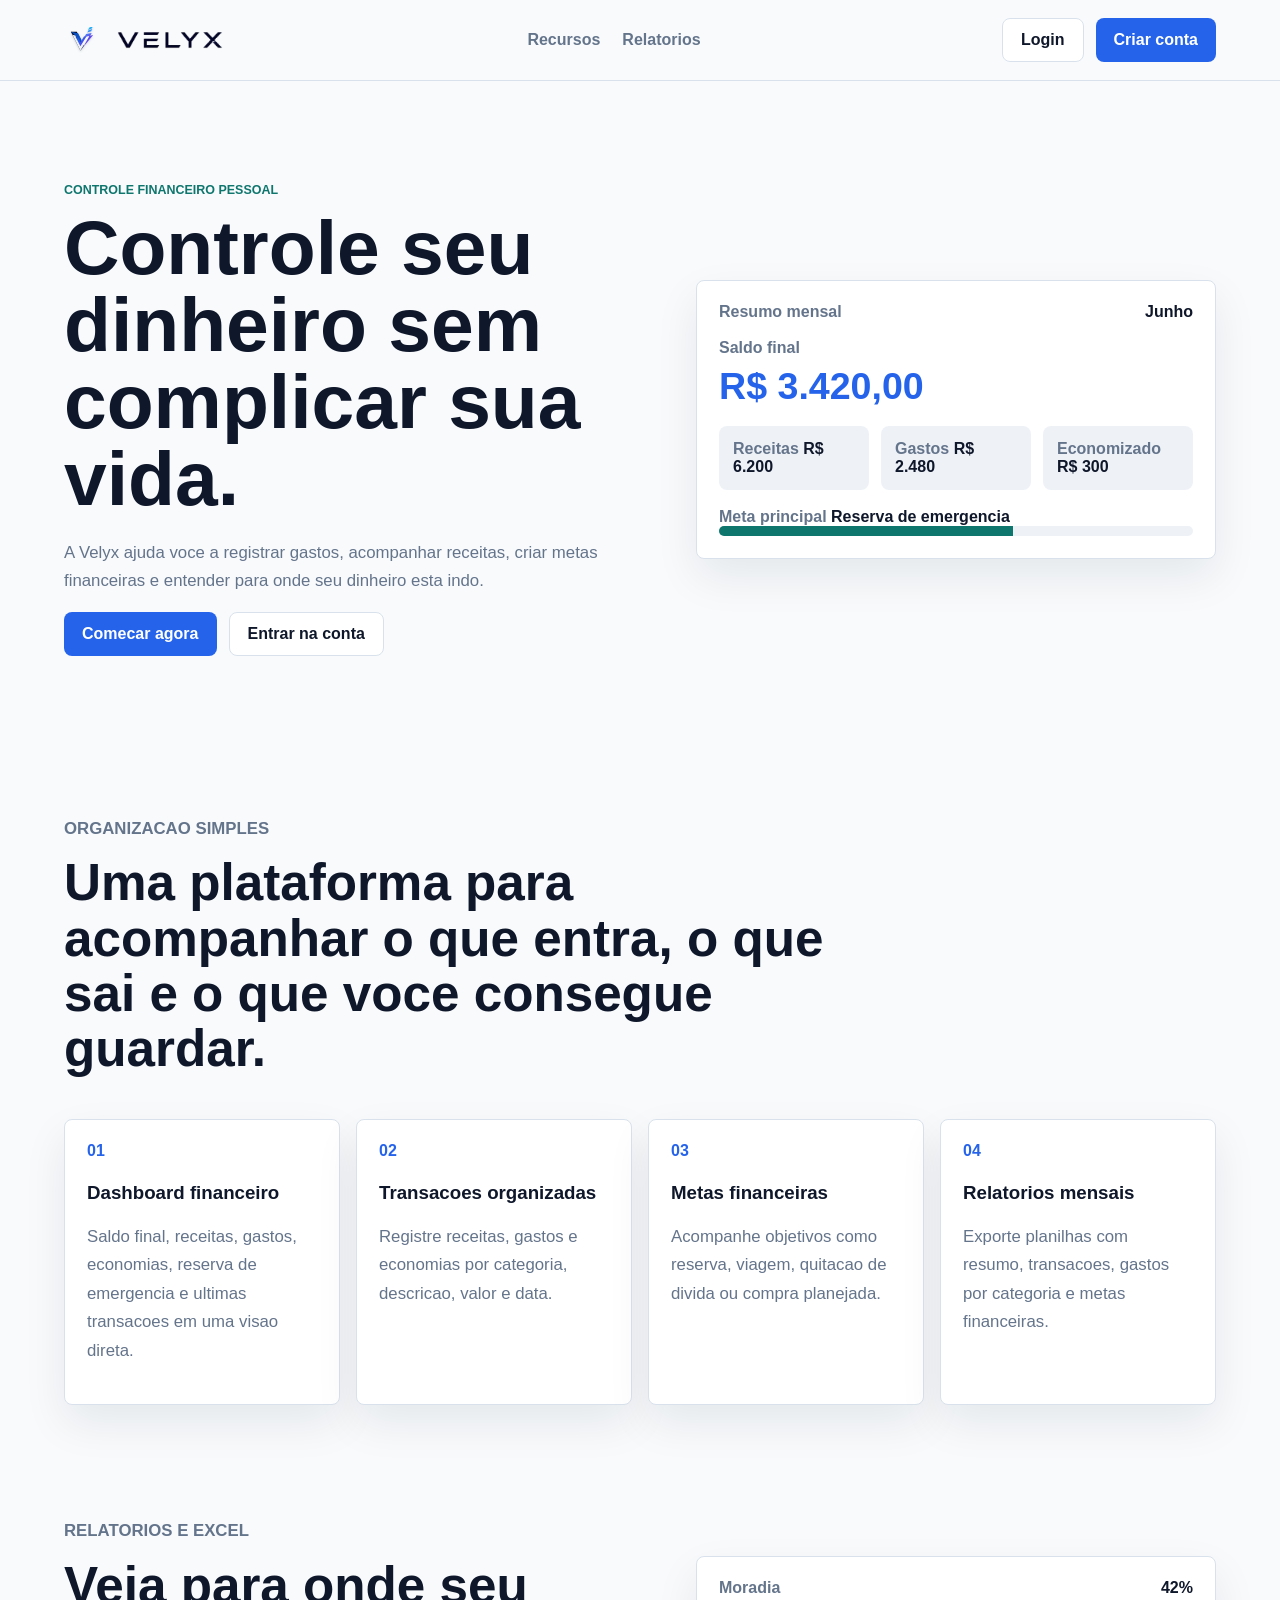
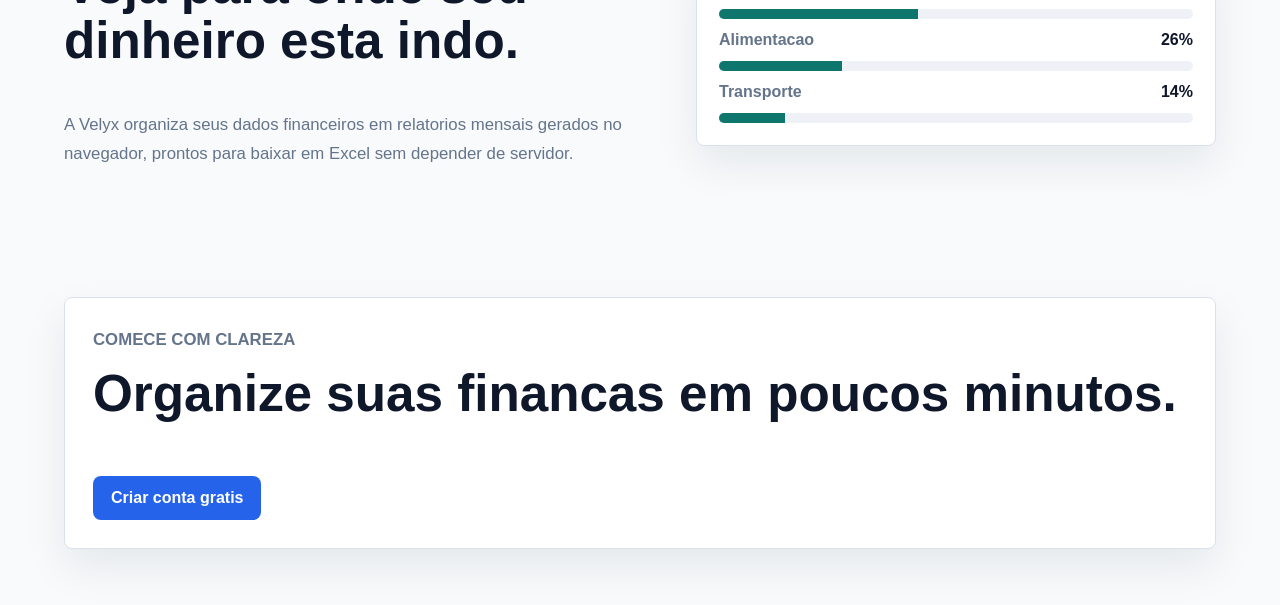
<file: index.html>
<!DOCTYPE html>
<html lang="pt-BR">
<head>
  <meta charset="UTF-8">
  <meta name="viewport" content="width=device-width, initial-scale=1.0">
  <title>Velyx | Controle financeiro pessoal</title>
  <meta name="description" content="Controle receitas, gastos, economias, metas financeiras e relatorios mensais com a Velyx.">
  <link rel="icon" href="assets/brand/velyx-icon.svg" type="image/svg+xml">
  <link rel="stylesheet" href="styles/styles.css">
</head>
<body>
  <header class="site-header">
    <a class="brand" href="#top" aria-label="Velyx">
      <img class="brand-icon" src="assets/brand/velyx-icon.svg" alt="" aria-hidden="true">
      <img class="brand-wordmark" src="assets/brand/velyx-wordmark.png" alt="" aria-hidden="true">
      <span class="sr-only">Velyx</span>
    </a>
    <nav class="main-nav" aria-label="Navegacao principal">
      <a href="#recursos">Recursos</a>
      <a href="#relatorios">Relatorios</a>
    </nav>
    <div class="header-actions">
      <a class="button button-secondary" href="login.html">Login</a>
      <a class="button button-primary" href="cadastro.html">Criar conta</a>
    </div>
  </header>

  <main id="top">
    <section class="hero">
      <div class="hero-content">
        <p class="eyebrow">Controle financeiro pessoal</p>
        <h1>Controle seu dinheiro sem complicar sua vida.</h1>
        <p class="hero-description">
          A Velyx ajuda voce a registrar gastos, acompanhar receitas, criar metas financeiras e entender para onde seu dinheiro esta indo.
        </p>
        <div class="hero-actions">
          <a class="button button-primary" href="cadastro.html">Comecar agora</a>
          <a class="button button-secondary" href="login.html">Entrar na conta</a>
        </div>
      </div>

      <aside class="finance-preview" aria-label="Previa do dashboard financeiro">
        <div class="preview-top">
          <span>Resumo mensal</span>
          <strong>Junho</strong>
        </div>
        <div class="preview-balance">
          <span>Saldo final</span>
          <strong>R$ 3.420,00</strong>
        </div>
        <div class="preview-grid">
          <article>
            <span>Receitas</span>
            <strong>R$ 6.200</strong>
          </article>
          <article>
            <span>Gastos</span>
            <strong>R$ 2.480</strong>
          </article>
          <article>
            <span>Economizado</span>
            <strong>R$ 300</strong>
          </article>
        </div>
        <div class="preview-goal">
          <div>
            <span>Meta principal</span>
            <strong>Reserva de emergencia</strong>
          </div>
          <div class="progress-track"><span style="width: 62%"></span></div>
        </div>
      </aside>
    </section>

    <section class="section" id="recursos">
      <div class="section-heading">
        <p class="eyebrow">Organizacao simples</p>
        <h2>Uma plataforma para acompanhar o que entra, o que sai e o que voce consegue guardar.</h2>
      </div>
      <div class="feature-grid">
        <article>
          <span>01</span>
          <h3>Dashboard financeiro</h3>
          <p>Saldo final, receitas, gastos, economias, reserva de emergencia e ultimas transacoes em uma visao direta.</p>
        </article>
        <article>
          <span>02</span>
          <h3>Transacoes organizadas</h3>
          <p>Registre receitas, gastos e economias por categoria, descricao, valor e data.</p>
        </article>
        <article>
          <span>03</span>
          <h3>Metas financeiras</h3>
          <p>Acompanhe objetivos como reserva, viagem, quitacao de divida ou compra planejada.</p>
        </article>
        <article>
          <span>04</span>
          <h3>Relatorios mensais</h3>
          <p>Exporte planilhas com resumo, transacoes, gastos por categoria e metas financeiras.</p>
        </article>
      </div>
    </section>

    <section class="section split-section" id="relatorios">
      <div>
        <p class="eyebrow">Relatorios e Excel</p>
        <h2>Veja para onde seu dinheiro esta indo.</h2>
        <p>
          A Velyx organiza seus dados financeiros em relatorios mensais gerados no navegador, prontos para baixar em Excel sem depender de servidor.
        </p>
      </div>
      <div class="report-card">
        <div class="bar-row"><span>Moradia</span><strong>42%</strong></div>
        <div class="bar"><span style="width: 42%"></span></div>
        <div class="bar-row"><span>Alimentacao</span><strong>26%</strong></div>
        <div class="bar"><span style="width: 26%"></span></div>
        <div class="bar-row"><span>Transporte</span><strong>14%</strong></div>
        <div class="bar"><span style="width: 14%"></span></div>
      </div>
    </section>

    <section class="final-cta">
      <div>
        <p class="eyebrow">Comece com clareza</p>
        <h2>Organize suas financas em poucos minutos.</h2>
      </div>
      <a class="button button-primary" href="cadastro.html">Criar conta gratis</a>
    </section>
  </main>

  <script src="scripts/script.js"></script>
</body>
</html>
</file>
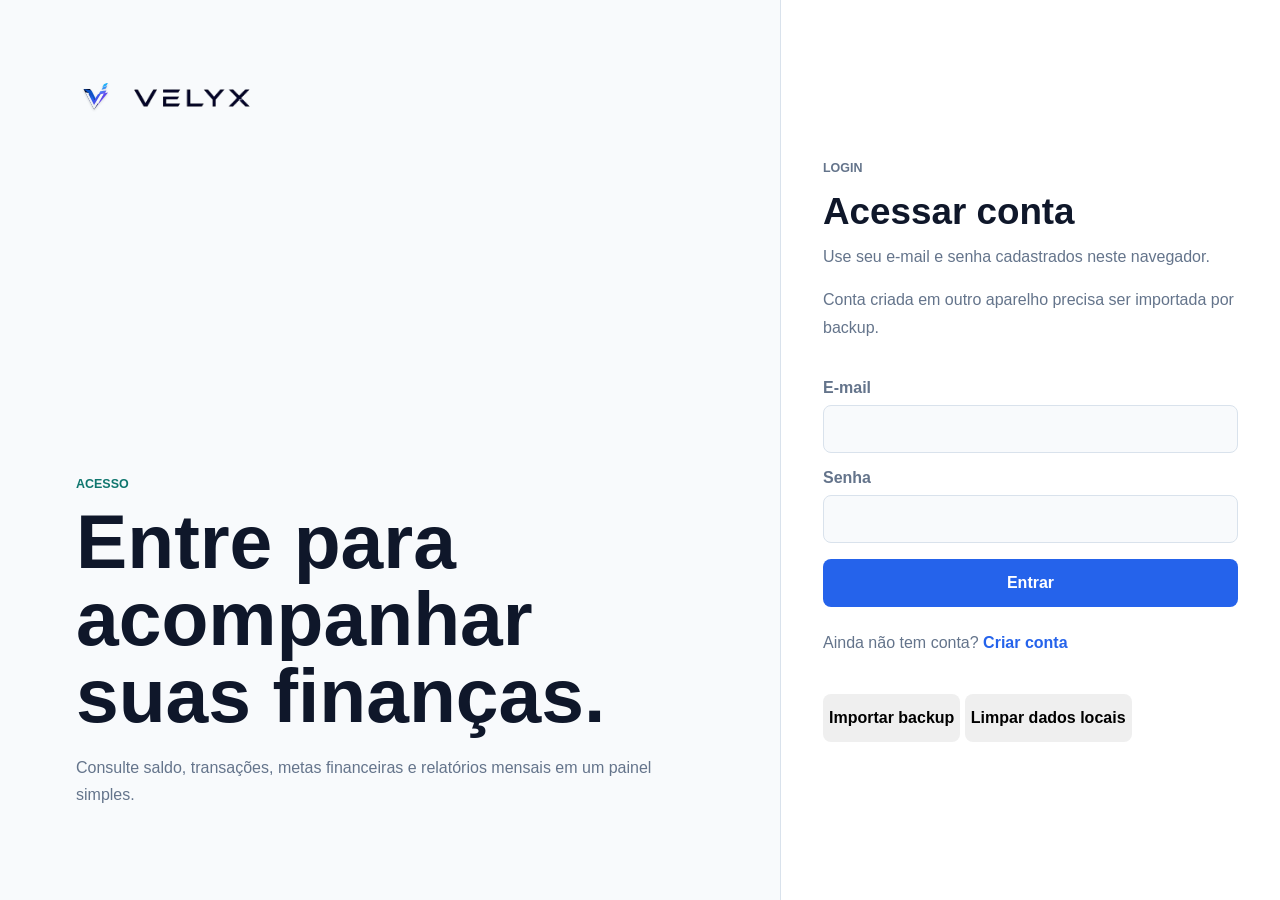
<file: app.html>
<!DOCTYPE html>
<html lang="pt-BR">
<head>
  <meta charset="UTF-8">
  <meta name="viewport" content="width=device-width, initial-scale=1.0">
  <title>Velyx | Painel financeiro</title>
  <meta name="description" content="Dashboard financeiro da Velyx para transacoes, metas, relatorios e exportacao mensal.">
  <link rel="icon" href="assets/brand/velyx-icon.svg" type="image/svg+xml">
  <link rel="stylesheet" href="styles/app.css">
</head>
<body>
  <div class="app-shell">
    <aside class="sidebar">
      <a class="brand" href="app.html" aria-label="Velyx">
        <img class="brand-icon" src="assets/brand/velyx-icon.svg" alt="" aria-hidden="true">
        <img class="brand-wordmark" src="assets/brand/velyx-wordmark.png" alt="" aria-hidden="true">
      </a>

      <div class="account-card">
        <span data-user-name>Conta</span>
        <strong data-user-plan>Dados locais</strong>
      </div>

      <nav class="side-nav" aria-label="Areas da Velyx">
        <button class="nav-item is-active" type="button" data-view-button="dashboard">Dashboard</button>
        <button class="nav-item" type="button" data-view-button="transactions">Transacoes</button>
        <button class="nav-item" type="button" data-view-button="income">Receitas</button>
        <button class="nav-item" type="button" data-view-button="expenses">Gastos</button>
        <button class="nav-item" type="button" data-view-button="goals">Metas financeiras</button>
        <button class="nav-item" type="button" data-view-button="reports">Relatorios</button>
        <button class="nav-item" type="button" data-view-button="profile">Perfil</button>
        <button class="nav-item" type="button" data-view-button="settings">Configuracoes</button>
      </nav>
    </aside>

    <main class="workspace">
      <header class="workspace-header">
        <div>
          <p class="eyebrow">Controle financeiro</p>
          <h1 data-view-title>Dashboard financeiro</h1>
        </div>
        <div class="header-actions">
          <input type="month" data-month-filter aria-label="Mes do painel">
          <button class="button button-secondary" type="button" data-logout>Sair</button>
        </div>
      </header>

      <section class="export-alert" data-monthly-export-alert hidden>
        <div>
          <strong>Seu relatorio do mes passado esta pronto para exportacao.</strong>
          <span data-pending-export-month></span>
        </div>
        <div class="export-alert-actions">
          <button class="button button-primary" type="button" data-export-pending-now>Exportar agora</button>
          <button class="button button-secondary" type="button" data-export-pending-later>Lembrar depois</button>
        </div>
      </section>

      <section class="app-view is-active" data-view="dashboard">
        <div class="view-heading">
          <h2>Resumo do mes</h2>
          <p>Veja saldo, receitas, gastos, economias, reserva de emergencia e ultimas movimentacoes.</p>
        </div>

        <div class="stats-grid">
          <article class="stat-card">
            <span>Saldo final</span>
            <strong data-current-balance>R$ 0,00</strong>
          </article>
          <article class="stat-card">
            <span>Receitas do mes</span>
            <strong data-monthly-income>R$ 0,00</strong>
          </article>
          <article class="stat-card">
            <span>Gastos do mes</span>
            <strong data-monthly-expenses>R$ 0,00</strong>
          </article>
          <article class="stat-card">
            <span>Economizado no mes</span>
            <strong data-monthly-savings>R$ 0,00</strong>
          </article>
        </div>

        <div class="dashboard-grid">
          <section class="panel">
            <div class="panel-title">
              <h3>Reserva de emergencia</h3>
              <strong data-main-goal-progress>0%</strong>
            </div>
            <p data-main-goal-title>Nenhuma meta vinculada a reserva.</p>
            <div class="progress-track"><span data-main-goal-fill></span></div>
            <small data-main-goal-values>Crie uma meta vinculada a categoria Reserva de emergencia.</small>
          </section>

          <section class="panel">
            <div class="panel-title">
              <h3>Maior categoria de gasto</h3>
              <strong data-top-category-value>R$ 0,00</strong>
            </div>
            <p data-top-category-name>Nenhum gasto registrado neste mes.</p>
          </section>

          <section class="panel wide-panel">
            <div class="panel-title">
              <h3>Ultimas transacoes</h3>
              <button class="text-button" type="button" data-shortcut-view="transactions">Ver todas</button>
            </div>
            <div class="item-list" data-latest-transactions></div>
          </section>
        </div>
      </section>

      <section class="app-view" data-view="transactions">
        <div class="view-heading">
          <h2>Transacoes</h2>
          <p>Crie, edite, exclua e filtre suas receitas, gastos e economias.</p>
        </div>
        <section class="panel">
          <form class="form-grid" data-transaction-form>
            <input type="hidden" name="transactionId">
            <label>
              <span>Tipo</span>
              <select name="type" required>
                <option value="income">Receita</option>
                <option value="expense">Gasto</option>
                <option value="saving">Economia</option>
              </select>
            </label>
            <label>
              <span>Categoria</span>
              <select name="category" data-category-select required></select>
            </label>
            <label>
              <span>Descricao</span>
              <input type="text" name="description" placeholder="Ex.: Mercado, salario, reserva">
            </label>
            <label>
              <span>Valor</span>
              <input type="number" name="amount" min="0.01" step="0.01" required>
            </label>
            <label>
              <span>Data</span>
              <input type="date" name="date" required>
            </label>
            <div class="form-actions">
              <button class="button button-primary" type="submit" data-transaction-submit>Salvar transacao</button>
              <button class="button button-secondary" type="button" data-cancel-transaction hidden>Cancelar edicao</button>
            </div>
          </form>
        </section>
        <section class="panel recovery-panel" data-recovery-panel hidden>
          <div class="panel-title">
            <h3>Transacoes encontradas para revisao</h3>
            <strong data-recovery-count>0</strong>
          </div>
          <p>Itens com valor R$ 67,00 ou data incompleta aparecem aqui para nao ficarem invisiveis no filtro mensal.</p>
          <div class="item-list" data-recovery-transactions></div>
        </section>
        <div class="item-list" data-transaction-list></div>
      </section>

      <section class="app-view" data-view="income">
        <div class="view-heading">
          <h2>Receitas</h2>
          <p>Acompanhe todos os valores recebidos no historico.</p>
        </div>
        <div class="item-list" data-income-list></div>
      </section>

      <section class="app-view" data-view="expenses">
        <div class="view-heading">
          <h2>Gastos</h2>
          <p>Veja suas despesas no historico e quais categorias pesam mais no orcamento.</p>
        </div>
        <div class="item-list" data-expense-list></div>
      </section>

      <section class="app-view" data-view="goals">
        <div class="view-heading">
          <h2>Metas financeiras</h2>
          <p>Crie metas com categoria vinculada. O valor atual e calculado automaticamente pelas economias dessa categoria.</p>
        </div>
        <section class="panel">
          <form class="form-grid goal-form-grid" data-goal-form>
            <input type="hidden" name="goalId">
            <label>
              <span>Titulo</span>
              <input type="text" name="title" required placeholder="Ex.: Reserva de emergencia">
            </label>
            <label>
              <span>Categoria vinculada</span>
              <select name="linkedCategory" data-goal-category-select required></select>
            </label>
            <label>
              <span>Valor alvo</span>
              <input type="number" name="targetAmount" min="0.01" step="0.01" required>
            </label>
            <label>
              <span>Prazo</span>
              <input type="date" name="deadline">
            </label>
            <label>
              <span>Status</span>
              <select name="status">
                <option value="active">Ativa</option>
                <option value="paused">Pausada</option>
                <option value="completed">Concluida</option>
              </select>
            </label>
            <div class="form-actions">
              <button class="button button-primary" type="submit" data-goal-submit>Salvar meta</button>
              <button class="button button-secondary" type="button" data-cancel-goal hidden>Cancelar edicao</button>
            </div>
          </form>
        </section>
        <div class="item-list goal-list" data-goal-list></div>
      </section>

      <section class="app-view" data-view="reports">
        <div class="view-heading">
          <h2>Relatorios</h2>
          <p>Analise categorias, comparacao mensal, saldo final e historico de transacoes.</p>
        </div>
        <div class="report-actions">
          <button class="button button-secondary" type="button" data-refresh-report>Atualizar relatorio</button>
          <label class="inline-field">
            <span>Periodo do Excel</span>
            <select data-export-period>
              <option value="current">Mes atual</option>
              <option value="previous">Mes anterior</option>
            </select>
          </label>
          <button class="button button-primary" type="button" data-export-excel>Exportar relatorio mensal</button>
        </div>
        <div class="report-grid">
          <section class="panel">
            <div class="panel-title">
              <h3>Gastos por categoria</h3>
            </div>
            <div class="bar-list" data-category-report></div>
          </section>
          <section class="panel">
            <div class="panel-title">
              <h3>Comparacao entre meses</h3>
            </div>
            <div class="series-chart" data-monthly-series></div>
          </section>
          <section class="panel wide-panel">
            <div class="panel-title">
              <h3>Historico do relatorio</h3>
              <strong data-report-count>0 transacoes</strong>
            </div>
            <div class="item-list" data-report-transactions></div>
          </section>
        </div>
      </section>

      <section class="app-view" data-view="profile">
        <div class="view-heading">
          <h2>Perfil</h2>
          <p>Atualize seus dados de acesso e identificacao.</p>
        </div>
        <section class="panel narrow-panel">
          <form class="stack-form" data-profile-form>
            <label>
              <span>Nome</span>
              <input type="text" name="name" required>
            </label>
            <label>
              <span>E-mail</span>
              <input type="email" name="email" required>
            </label>
            <button class="button button-primary" type="submit">Salvar perfil</button>
          </form>
        </section>
      </section>

      <section class="app-view" data-view="settings">
        <div class="view-heading">
          <h2>Configuracoes</h2>
          <p>Gerencie categorias e preferencias financeiras.</p>
        </div>
        <section class="panel narrow-panel">
          <div class="panel-title">
            <h3>Categorias personalizadas</h3>
            <strong>Livre</strong>
          </div>
          <form class="stack-form" data-category-form>
            <label>
              <span>Nova categoria</span>
              <input type="text" name="name" placeholder="Ex.: Pets, Impostos, Viagem">
            </label>
            <button class="button button-secondary" type="submit">Adicionar categoria</button>
          </form>
          <div class="tag-list" data-category-list></div>
        </section>
        <section class="panel narrow-panel backup-panel">
          <div class="panel-title">
            <h3>Backup local</h3>
            <strong>GitHub Pages</strong>
          </div>
          <p>Use o backup para levar sua conta e seus dados deste navegador para outro dispositivo.</p>
          <div class="backup-actions">
            <button class="button button-primary" type="button" data-export-backup>Exportar backup</button>
            <button class="button button-secondary" type="button" data-import-backup-button>Importar backup</button>
            <button class="button button-secondary danger-outline" type="button" data-clear-local>Limpar dados locais</button>
            <input type="file" accept="application/json" data-import-backup hidden>
          </div>
        </section>
      </section>
    </main>
  </div>

  <div class="toast" data-toast role="status" aria-live="polite"></div>
  <script src="https://cdn.sheetjs.com/xlsx-0.20.3/package/dist/xlsx.full.min.js"></script>
  <script src="scripts/storage.js"></script>
  <script src="scripts/app.js"></script>
</body>
</html>
</file>
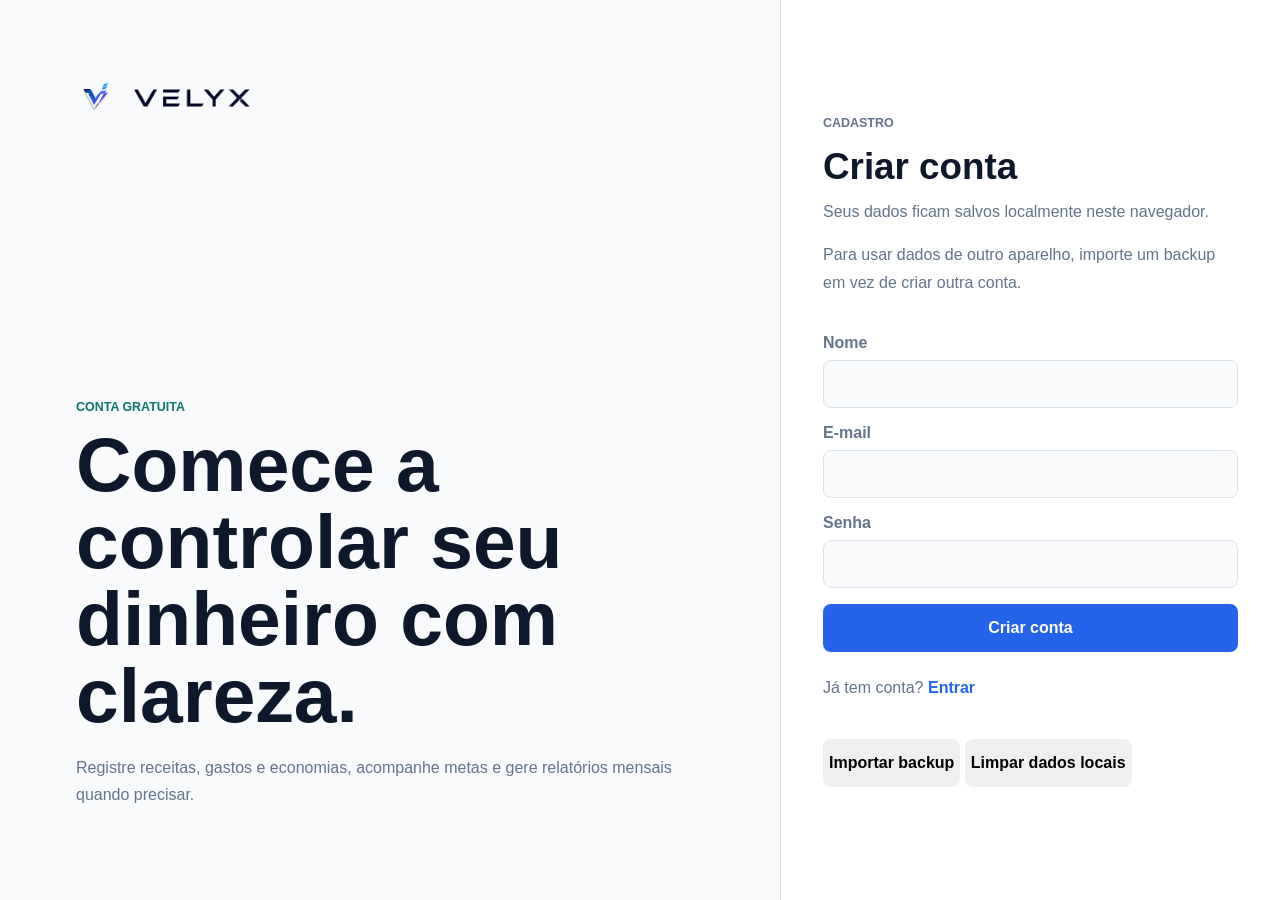
<file: cadastro.html>
<!DOCTYPE html>
<html lang="pt-BR">
<head>
  <meta charset="UTF-8">
  <meta name="viewport" content="width=device-width, initial-scale=1.0">
  <title>Cadastro | Velyx</title>
  <meta name="description" content="Crie sua conta Velyx para organizar receitas, gastos e metas financeiras.">
  <link rel="icon" href="assets/brand/velyx-icon.svg" type="image/svg+xml">
  <link rel="stylesheet" href="styles/login.css">
</head>
<body>
  <main class="auth-page">
    <section class="auth-brand">
      <a class="brand" href="index.html" aria-label="Velyx">
        <img class="brand-icon" src="assets/brand/velyx-icon.svg" alt="" aria-hidden="true">
        <img class="brand-wordmark" src="assets/brand/velyx-wordmark.png" alt="" aria-hidden="true">
      </a>
      <div>
        <p class="eyebrow">Conta gratuita</p>
        <h1>Comece a controlar seu dinheiro com clareza.</h1>
        <p>Registre receitas, gastos e economias, acompanhe metas e gere relatórios mensais quando precisar.</p>
      </div>
    </section>

    <section class="auth-panel">
      <div class="panel-heading">
        <p class="eyebrow">Cadastro</p>
        <h2>Criar conta</h2>
        <p>Seus dados ficam salvos localmente neste navegador.</p>
        <p class="auth-note">Para usar dados de outro aparelho, importe um backup em vez de criar outra conta.</p>
      </div>

      <form data-register-form>
        <label>
          <span>Nome</span>
          <input type="text" name="name" autocomplete="name" required>
        </label>
        <label>
          <span>E-mail</span>
          <input type="email" name="email" autocomplete="email" required>
        </label>
        <label>
          <span>Senha</span>
          <input type="password" name="password" autocomplete="new-password" minlength="6" required>
        </label>
        <button class="button button-primary" type="submit">Criar conta</button>
      </form>

      <p class="auth-switch">Já tem conta? <a href="login.html">Entrar</a></p>
      <div class="dev-tools" aria-label="Ferramentas de dados locais">
        <button class="button button-secondary" type="button" data-import-backup-button>Importar backup</button>
        <button class="button button-secondary dev-clear-button" type="button" data-clear-local>Limpar dados locais</button>
        <input type="file" accept="application/json" data-import-backup hidden>
      </div>
    </section>
  </main>

  <div class="toast" data-toast role="status" aria-live="polite"></div>
  <script src="scripts/storage.js"></script>
  <script src="scripts/register.js"></script>
</body>
</html>
</file>
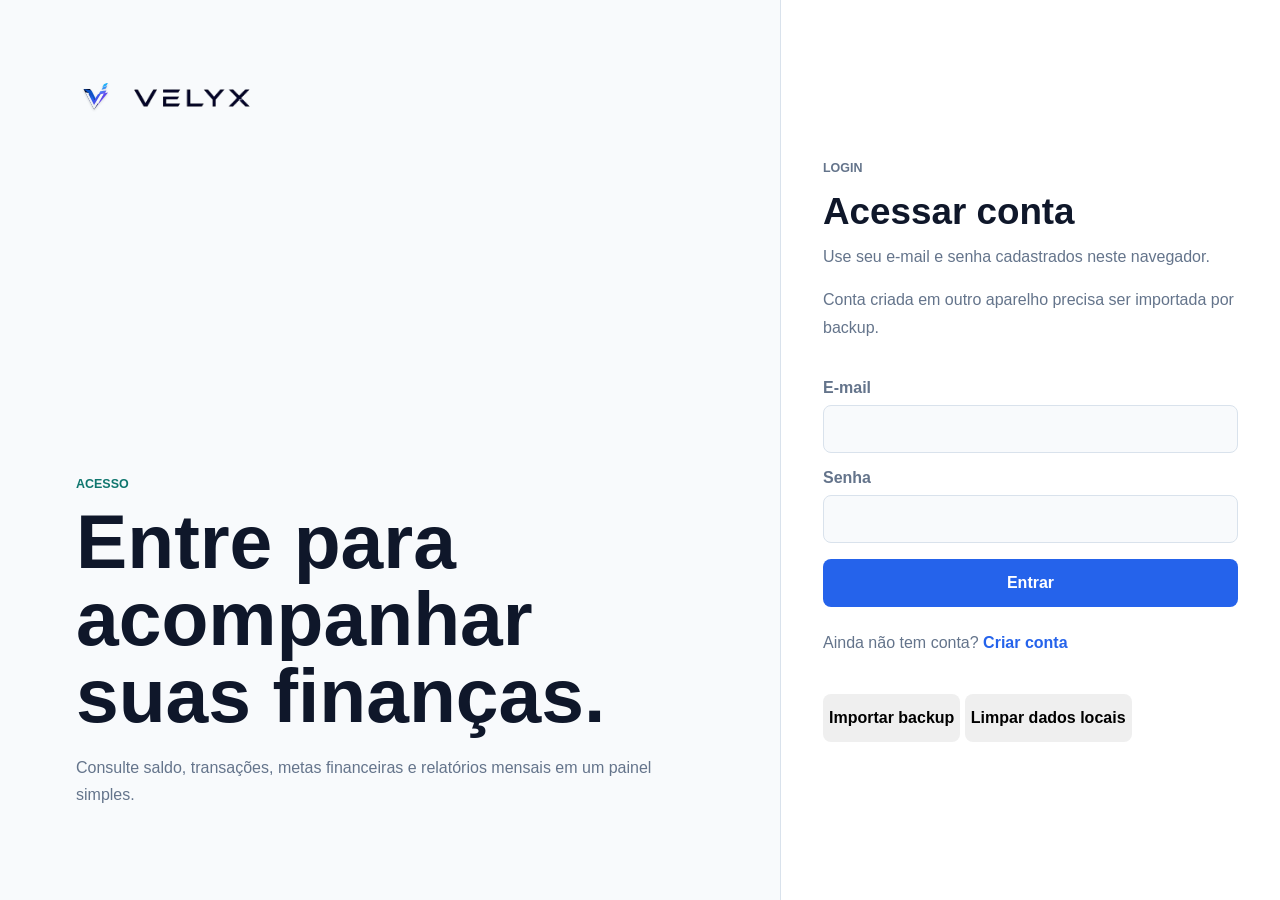
<file: login.html>
<!DOCTYPE html>
<html lang="pt-BR">
<head>
  <meta charset="UTF-8">
  <meta name="viewport" content="width=device-width, initial-scale=1.0">
  <title>Login | Velyx</title>
  <meta name="description" content="Entre na Velyx para acessar seu painel financeiro.">
  <link rel="icon" href="assets/brand/velyx-icon.svg" type="image/svg+xml">
  <link rel="stylesheet" href="styles/login.css">
</head>
<body>
  <main class="auth-page">
    <section class="auth-brand">
      <a class="brand" href="index.html" aria-label="Velyx">
        <img class="brand-icon" src="assets/brand/velyx-icon.svg" alt="" aria-hidden="true">
        <img class="brand-wordmark" src="assets/brand/velyx-wordmark.png" alt="" aria-hidden="true">
      </a>
      <div>
        <p class="eyebrow">Acesso</p>
        <h1>Entre para acompanhar suas finanças.</h1>
        <p>Consulte saldo, transações, metas financeiras e relatórios mensais em um painel simples.</p>
      </div>
    </section>

    <section class="auth-panel">
      <div class="panel-heading">
        <p class="eyebrow">Login</p>
        <h2>Acessar conta</h2>
        <p>Use seu e-mail e senha cadastrados neste navegador.</p>
        <p class="auth-note">Conta criada em outro aparelho precisa ser importada por backup.</p>
      </div>

      <form data-login-form>
        <label>
          <span>E-mail</span>
          <input type="email" name="email" autocomplete="email" required>
        </label>
        <label>
          <span>Senha</span>
          <input type="password" name="password" autocomplete="current-password" required>
        </label>
        <button class="button button-primary" type="submit">Entrar</button>
      </form>

      <p class="auth-switch">Ainda não tem conta? <a href="cadastro.html">Criar conta</a></p>
      <div class="dev-tools" aria-label="Ferramentas de dados locais">
        <button class="button button-secondary" type="button" data-import-backup-button>Importar backup</button>
        <button class="button button-secondary dev-clear-button" type="button" data-clear-local>Limpar dados locais</button>
        <input type="file" accept="application/json" data-import-backup hidden>
      </div>
    </section>
  </main>

  <div class="toast" data-toast role="status" aria-live="polite"></div>
  <script src="scripts/storage.js"></script>
  <script src="scripts/login.js"></script>
</body>
</html>
</file>
<file: styles/styles.css>
:root {
  --bg-main: #F8FAFC;
  --bg-card: #FFFFFF;
  --bg-soft: #EEF2F7;
  --primary: #2563EB;
  --secondary: #0F766E;
  --success: #16A34A;
  --danger: #DC2626;
  --warning: #F59E0B;
  --text-main: #0F172A;
  --text-muted: #64748B;
  --border: #D9E2EC;
  --shadow: 0 18px 44px rgba(15, 23, 42, 0.08);
}

* {
  box-sizing: border-box;
}

html {
  scroll-behavior: smooth;
}

body {
  margin: 0;
  background: var(--bg-main);
  color: var(--text-main);
  font-family: Arial, Helvetica, "Segoe UI", sans-serif;
}

a {
  color: inherit;
  text-decoration: none;
}

h1,
h2,
h3,
p {
  margin-top: 0;
}

.sr-only {
  position: absolute;
  width: 1px;
  height: 1px;
  overflow: hidden;
  clip: rect(0, 0, 0, 0);
  white-space: nowrap;
}

.site-header {
  position: sticky;
  top: 0;
  z-index: 10;
  display: flex;
  align-items: center;
  justify-content: space-between;
  gap: 24px;
  padding: 18px clamp(20px, 5vw, 70px);
  background: rgba(248, 250, 252, 0.9);
  border-bottom: 1px solid var(--border);
  backdrop-filter: blur(14px);
}

.brand {
  display: inline-flex;
  align-items: center;
  gap: 10px;
}

.brand-icon {
  width: 40px;
  height: 40px;
}

.brand-wordmark {
  width: 112px;
}

.main-nav {
  display: flex;
  gap: 22px;
  color: var(--text-muted);
  font-weight: 800;
}

.header-actions,
.hero-actions,
.final-cta {
  display: flex;
  align-items: center;
  gap: 12px;
  flex-wrap: wrap;
}

.button {
  display: inline-flex;
  align-items: center;
  justify-content: center;
  min-height: 44px;
  padding: 0 18px;
  border-radius: 8px;
  font-weight: 900;
}

.button-primary {
  background: var(--primary);
  color: #FFFFFF;
}

.button-secondary {
  background: var(--bg-card);
  border: 1px solid var(--border);
  color: var(--text-main);
}

.hero {
  display: grid;
  grid-template-columns: minmax(0, 1fr) minmax(360px, 520px);
  gap: clamp(26px, 5vw, 72px);
  align-items: center;
  padding: clamp(48px, 8vw, 110px) clamp(20px, 5vw, 70px);
}

.hero-content {
  max-width: 780px;
}

.eyebrow {
  margin-bottom: 12px;
  color: var(--secondary);
  font-size: 0.78rem;
  font-weight: 900;
  text-transform: uppercase;
}

.hero h1 {
  max-width: 760px;
  margin-bottom: 22px;
  font-size: clamp(2.7rem, 6vw, 5.2rem);
  line-height: 1;
}

.hero-description,
.section p,
.final-cta p {
  color: var(--text-muted);
  font-size: 1.05rem;
  line-height: 1.7;
}

.finance-preview,
.feature-grid article,
.report-card,
.plan-card {
  border: 1px solid var(--border);
  border-radius: 8px;
  background: var(--bg-card);
  box-shadow: var(--shadow);
}

.finance-preview {
  display: grid;
  gap: 18px;
  padding: 22px;
}

.preview-top,
.preview-grid,
.bar-row {
  display: flex;
  justify-content: space-between;
  gap: 12px;
}

.preview-balance strong {
  display: block;
  margin-top: 8px;
  color: var(--primary);
  font-size: 2.35rem;
}

.preview-grid {
  display: grid;
  grid-template-columns: repeat(3, 1fr);
}

.preview-grid article {
  padding: 14px;
  border-radius: 8px;
  background: var(--bg-soft);
}

.finance-preview span,
.preview-goal span,
.feature-grid span,
.bar-row span {
  color: var(--text-muted);
  font-weight: 800;
}

.progress-track,
.bar {
  overflow: hidden;
  height: 10px;
  border-radius: 999px;
  background: var(--bg-soft);
}

.progress-track span,
.bar span {
  display: block;
  height: 100%;
  background: var(--secondary);
}

.section {
  padding: 56px clamp(20px, 5vw, 70px);
}

.section-heading {
  max-width: 820px;
  margin-bottom: 26px;
}

.section h2,
.final-cta h2 {
  font-size: clamp(2rem, 4vw, 3.4rem);
  line-height: 1.08;
}

.feature-grid,
.plan-grid {
  display: grid;
  grid-template-columns: repeat(4, minmax(0, 1fr));
  gap: 16px;
}

.feature-grid article,
.plan-card,
.report-card {
  padding: 22px;
}

.feature-grid article span {
  display: inline-flex;
  margin-bottom: 22px;
  color: var(--primary);
}

.split-section {
  display: grid;
  grid-template-columns: minmax(0, 1fr) minmax(320px, 520px);
  gap: 28px;
  align-items: center;
}

.report-card {
  display: grid;
  gap: 12px;
}

.plan-grid {
  grid-template-columns: repeat(2, minmax(0, 1fr));
}

.plan-card strong {
  display: block;
  margin-bottom: 14px;
  color: var(--primary);
  font-size: 2rem;
}

.plan-card.is-featured {
  border-color: var(--primary);
}

.final-cta {
  justify-content: space-between;
  margin: 56px clamp(20px, 5vw, 70px);
  padding: 28px;
  border: 1px solid var(--border);
  border-radius: 8px;
  background: var(--bg-card);
  box-shadow: var(--shadow);
}

@media (max-width: 900px) {
  .site-header,
  .hero,
  .split-section {
    grid-template-columns: 1fr;
  }

  .site-header {
    position: static;
    align-items: flex-start;
    flex-direction: column;
  }

  .feature-grid,
  .plan-grid {
    grid-template-columns: 1fr 1fr;
  }
}

@media (max-width: 640px) {
  .main-nav,
  .header-actions,
  .hero-actions,
  .final-cta {
    width: 100%;
    align-items: stretch;
    flex-direction: column;
  }

  .button {
    width: 100%;
  }

  .feature-grid,
  .plan-grid,
  .preview-grid {
    grid-template-columns: 1fr;
  }
}
</file>
<file: styles/app.css>
:root {
  --bg-main: #F8FAFC;
  --bg-card: #FFFFFF;
  --bg-soft: #EEF2F7;
  --primary: #2563EB;
  --secondary: #0F766E;
  --success: #16A34A;
  --danger: #DC2626;
  --warning: #F59E0B;
  --text-main: #0F172A;
  --text-muted: #64748B;
  --border: #D9E2EC;
  --shadow: 0 18px 44px rgba(15, 23, 42, 0.08);
}

* {
  box-sizing: border-box;
}

body {
  margin: 0;
  background: var(--bg-main);
  color: var(--text-main);
  font-family: Arial, Helvetica, "Segoe UI", sans-serif;
}

button,
input,
select {
  font: inherit;
}

button {
  border: 0;
  cursor: pointer;
}

a {
  color: inherit;
  text-decoration: none;
}

h1,
h2,
h3,
p {
  margin-top: 0;
}

.app-shell {
  display: grid;
  min-height: 100vh;
  grid-template-columns: 282px minmax(0, 1fr);
}

.sidebar {
  position: sticky;
  top: 0;
  height: 100vh;
  display: flex;
  flex-direction: column;
  gap: 20px;
  padding: 22px;
  background: var(--bg-card);
  border-right: 1px solid var(--border);
}

.brand {
  display: inline-flex;
  align-items: center;
  gap: 10px;
}

.brand-icon {
  width: 42px;
  height: 42px;
}

.brand-wordmark {
  width: 116px;
}

.account-card,
.panel,
.stat-card,
.item-card {
  border: 1px solid var(--border);
  border-radius: 8px;
  background: var(--bg-card);
  box-shadow: var(--shadow);
}

.account-card {
  padding: 16px;
}

.account-card span,
.stat-card span,
.item-card span,
.panel small,
label span,
.eyebrow {
  color: var(--text-muted);
  font-weight: 800;
}

.account-card strong {
  display: block;
  margin-top: 8px;
  color: var(--primary);
}

.side-nav {
  display: grid;
  gap: 8px;
}

.nav-item {
  min-height: 42px;
  padding: 0 12px;
  border: 1px solid transparent;
  border-radius: 8px;
  background: transparent;
  color: var(--text-muted);
  text-align: left;
  font-weight: 900;
}

.nav-item:hover,
.nav-item.is-active {
  border-color: var(--border);
  background: var(--bg-soft);
  color: var(--text-main);
}

.workspace {
  min-width: 0;
  padding: 28px clamp(20px, 4vw, 54px) 54px;
}

.workspace-header {
  display: flex;
  align-items: center;
  justify-content: space-between;
  gap: 18px;
  margin-bottom: 28px;
}

.workspace-header h1 {
  margin-bottom: 0;
  font-size: clamp(2rem, 4vw, 3.1rem);
}

.eyebrow {
  margin-bottom: 10px;
  color: var(--secondary);
  font-size: 0.78rem;
  text-transform: uppercase;
}

.header-actions,
.form-actions,
.report-actions {
  display: flex;
  align-items: center;
  gap: 10px;
  flex-wrap: wrap;
}

.export-alert {
  display: flex;
  align-items: center;
  justify-content: space-between;
  gap: 16px;
  margin-bottom: 22px;
  padding: 16px;
  border: 1px solid rgba(245, 158, 11, 0.35);
  border-radius: 8px;
  background: #FFFBEB;
  color: var(--text-main);
}

.export-alert[hidden] {
  display: none;
}

.export-alert span {
  display: block;
  margin-top: 4px;
  color: var(--text-muted);
}

.export-alert-actions {
  display: flex;
  gap: 10px;
  flex-wrap: wrap;
}

.inline-field {
  min-width: 240px;
}

.button,
.text-button,
.item-action {
  display: inline-flex;
  align-items: center;
  justify-content: center;
  min-height: 42px;
  padding: 0 15px;
  border-radius: 8px;
  font-weight: 900;
}

.button-primary {
  background: var(--primary);
  color: #FFFFFF;
}

.button-secondary,
.item-action,
.text-button {
  border: 1px solid var(--border);
  background: var(--bg-card);
  color: var(--text-main);
}

.text-button {
  min-height: 34px;
  color: var(--primary);
}

.app-view {
  display: none;
}

.app-view.is-active {
  display: block;
}

.view-heading {
  max-width: 760px;
  margin-bottom: 22px;
}

.view-heading h2 {
  margin-bottom: 10px;
  font-size: 2.15rem;
}

.view-heading p,
.panel p,
.item-card p {
  color: var(--text-muted);
  line-height: 1.6;
}

.stats-grid,
.dashboard-grid,
.report-grid,
.plan-grid {
  display: grid;
  gap: 16px;
}

.stats-grid {
  grid-template-columns: repeat(4, minmax(0, 1fr));
  margin-bottom: 16px;
}

.stat-card,
.panel {
  padding: 18px;
}

.stat-card strong {
  display: block;
  margin-top: 10px;
  font-size: 1.65rem;
}

.dashboard-grid,
.report-grid {
  grid-template-columns: repeat(2, minmax(0, 1fr));
}

.wide-panel {
  grid-column: 1 / -1;
}

.narrow-panel {
  max-width: 680px;
}

.panel-title {
  display: flex;
  align-items: center;
  justify-content: space-between;
  gap: 12px;
  margin-bottom: 14px;
}

.panel-title h3 {
  margin-bottom: 0;
}

.panel-title strong {
  color: var(--primary);
}

.progress-track {
  overflow: hidden;
  height: 10px;
  margin: 14px 0;
  border-radius: 999px;
  background: var(--bg-soft);
}

.progress-track span {
  display: block;
  height: 100%;
  width: 0;
  background: var(--secondary);
}

.form-grid {
  display: grid;
  grid-template-columns: repeat(5, minmax(0, 1fr));
  gap: 12px;
  align-items: end;
}

.stack-form {
  display: grid;
  gap: 14px;
}

label {
  display: grid;
  gap: 8px;
}

input,
select {
  width: 100%;
  min-height: 44px;
  padding: 0 12px;
  border: 1px solid var(--border);
  border-radius: 8px;
  background: var(--bg-card);
  color: var(--text-main);
  outline: none;
}

input:focus,
select:focus {
  border-color: var(--primary);
  box-shadow: 0 0 0 3px rgba(37, 99, 235, 0.14);
}

.item-list {
  display: grid;
  gap: 10px;
  margin-top: 16px;
}

.item-card {
  display: grid;
  grid-template-columns: minmax(0, 1fr) auto;
  gap: 14px;
  align-items: center;
  padding: 16px;
}

.item-card.is-highlighted {
  border-color: rgba(245, 158, 11, 0.7);
  background: #FFFBEB;
}

.recovery-panel {
  margin-top: 16px;
  border-color: rgba(245, 158, 11, 0.45);
}

.item-card h3 {
  margin-bottom: 6px;
  font-size: 1rem;
}

.item-meta {
  display: flex;
  gap: 10px;
  flex-wrap: wrap;
}

.item-actions {
  display: flex;
  gap: 8px;
  flex-wrap: wrap;
  justify-content: flex-end;
}

.amount-income {
  color: var(--success);
}

.amount-expense {
  color: var(--danger);
}

.amount-saving {
  color: var(--secondary);
}

.bar-list,
.series-chart,
.tag-list {
  display: grid;
  gap: 12px;
}

.bar-row {
  display: flex;
  justify-content: space-between;
  gap: 12px;
  color: var(--text-muted);
  font-weight: 800;
}

.bar {
  overflow: hidden;
  height: 10px;
  border-radius: 999px;
  background: var(--bg-soft);
}

.bar span {
  display: block;
  height: 100%;
  background: var(--primary);
}

.series-chart {
  grid-template-columns: repeat(6, minmax(42px, 1fr));
  align-items: end;
  min-height: 240px;
}

.series-column {
  display: grid;
  align-content: end;
  gap: 8px;
  min-height: 220px;
}

.series-bar {
  min-height: 10px;
  border-radius: 8px 8px 0 0;
  background: var(--primary);
}

.series-column span {
  color: var(--text-muted);
  font-size: 0.78rem;
  font-weight: 800;
  text-align: center;
}

.plan-grid {
  grid-template-columns: repeat(2, minmax(0, 1fr));
}

.plan-card ul {
  margin: 16px 0;
  padding-left: 20px;
  color: var(--text-muted);
  line-height: 1.8;
}

.plan-card strong {
  display: block;
  color: var(--primary);
  font-size: 1.9rem;
}

.plan-card.is-featured {
  border-color: var(--primary);
}

.tag-list {
  grid-template-columns: repeat(auto-fit, minmax(140px, 1fr));
  margin-top: 16px;
}

.tag {
  padding: 10px 12px;
  border: 1px solid var(--border);
  border-radius: 8px;
  background: var(--bg-soft);
  font-weight: 800;
}

.toast {
  position: fixed;
  right: 20px;
  bottom: 20px;
  z-index: 40;
  max-width: 360px;
  padding: 14px 16px;
  border: 1px solid var(--border);
  border-radius: 8px;
  background: var(--bg-card);
  box-shadow: var(--shadow);
  opacity: 0;
  pointer-events: none;
  transform: translateY(8px);
  transition: opacity 160ms ease, transform 160ms ease;
}

.toast.is-visible {
  opacity: 1;
  transform: translateY(0);
}

@media (max-width: 1120px) {
  .app-shell {
    grid-template-columns: 1fr;
  }

  .sidebar {
    position: static;
    height: auto;
  }

  .side-nav {
    grid-template-columns: repeat(3, minmax(0, 1fr));
  }

  .stats-grid,
  .form-grid {
    grid-template-columns: repeat(2, minmax(0, 1fr));
  }
}

@media (max-width: 760px) {
  .workspace,
  .sidebar {
    padding: 18px;
  }

  .workspace-header,
  .header-actions,
  .report-actions,
  .export-alert,
  .export-alert-actions {
    align-items: stretch;
    flex-direction: column;
  }

  .side-nav,
  .stats-grid,
  .dashboard-grid,
  .report-grid,
  .plan-grid,
  .form-grid,
  .item-card {
    grid-template-columns: 1fr;
  }

  .button,
  .header-actions input,
  .inline-field {
    width: 100%;
  }
}
</file>
<file: styles/login.css>
:root {
  --bg-main: #F8FAFC;
  --bg-card: #FFFFFF;
  --bg-soft: #EEF2F7;
  --primary: #2563EB;
  --secondary: #0F766E;
  --success: #16A34A;
  --danger: #DC2626;
  --text-main: #0F172A;
  --text-muted: #64748B;
  --border: #D9E2EC;
  --shadow: 0 18px 44px rgba(15, 23, 42, 0.08);
}

* {
  box-sizing: border-box;
}

body {
  min-height: 100vh;
  margin: 0;
  background: var(--bg-main);
  color: var(--text-main);
  font-family: Arial, Helvetica, "Segoe UI", sans-serif;
}

a {
  color: inherit;
  text-decoration: none;
}

button,
input {
  font: inherit;
}

button {
  border: 0;
  cursor: pointer;
}

h1,
h2,
p {
  margin-top: 0;
}

.auth-page {
  min-height: 100vh;
  display: grid;
  grid-template-columns: minmax(0, 1fr) minmax(380px, 500px);
}

.auth-brand {
  display: flex;
  flex-direction: column;
  justify-content: space-between;
  gap: 46px;
  padding: clamp(28px, 6vw, 76px);
}

.brand {
  display: inline-flex;
  align-items: center;
  gap: 10px;
  width: fit-content;
}

.brand-icon {
  width: 44px;
  height: 44px;
}

.brand-wordmark {
  width: 124px;
}

.eyebrow {
  margin-bottom: 12px;
  color: var(--secondary);
  font-size: 0.78rem;
  font-weight: 900;
  text-transform: uppercase;
}

.auth-brand h1 {
  max-width: 760px;
  margin-bottom: 20px;
  font-size: clamp(2.7rem, 6vw, 5rem);
  line-height: 1;
}

.auth-brand p:not(.eyebrow),
.panel-heading p,
.auth-switch {
  color: var(--text-muted);
  line-height: 1.7;
}

.auth-panel {
  display: flex;
  min-height: 100vh;
  flex-direction: column;
  justify-content: center;
  gap: 22px;
  padding: 42px;
  background: var(--bg-card);
  border-left: 1px solid var(--border);
}

.panel-heading h2 {
  margin-bottom: 10px;
  font-size: 2.3rem;
}

form {
  display: grid;
  gap: 16px;
}

label {
  display: grid;
  gap: 8px;
  color: var(--text-muted);
  font-weight: 800;
}

input {
  width: 100%;
  min-height: 48px;
  padding: 0 14px;
  border: 1px solid var(--border);
  border-radius: 8px;
  background: var(--bg-main);
  color: var(--text-main);
  outline: none;
}

input:focus {
  border-color: var(--primary);
  box-shadow: 0 0 0 3px rgba(37, 99, 235, 0.14);
}

.button {
  display: inline-flex;
  align-items: center;
  justify-content: center;
  min-height: 48px;
  border-radius: 8px;
  font-weight: 900;
}

.button-primary {
  background: var(--primary);
  color: #FFFFFF;
}

.auth-switch a {
  color: var(--primary);
  font-weight: 900;
}

.toast {
  position: fixed;
  right: 20px;
  bottom: 20px;
  max-width: 340px;
  padding: 14px 16px;
  border: 1px solid var(--border);
  border-radius: 8px;
  background: var(--bg-card);
  color: var(--text-main);
  box-shadow: var(--shadow);
  opacity: 0;
  pointer-events: none;
  transform: translateY(8px);
  transition: opacity 160ms ease, transform 160ms ease;
}

.toast.is-visible {
  opacity: 1;
  transform: translateY(0);
}

body.is-loading button {
  cursor: wait;
  opacity: 0.75;
}

@media (max-width: 860px) {
  .auth-page {
    grid-template-columns: 1fr;
  }

  .auth-panel {
    min-height: auto;
    border-left: 0;
    border-top: 1px solid var(--border);
  }
}

@media (max-width: 560px) {
  .auth-brand,
  .auth-panel {
    padding: 22px;
  }
}
</file>
